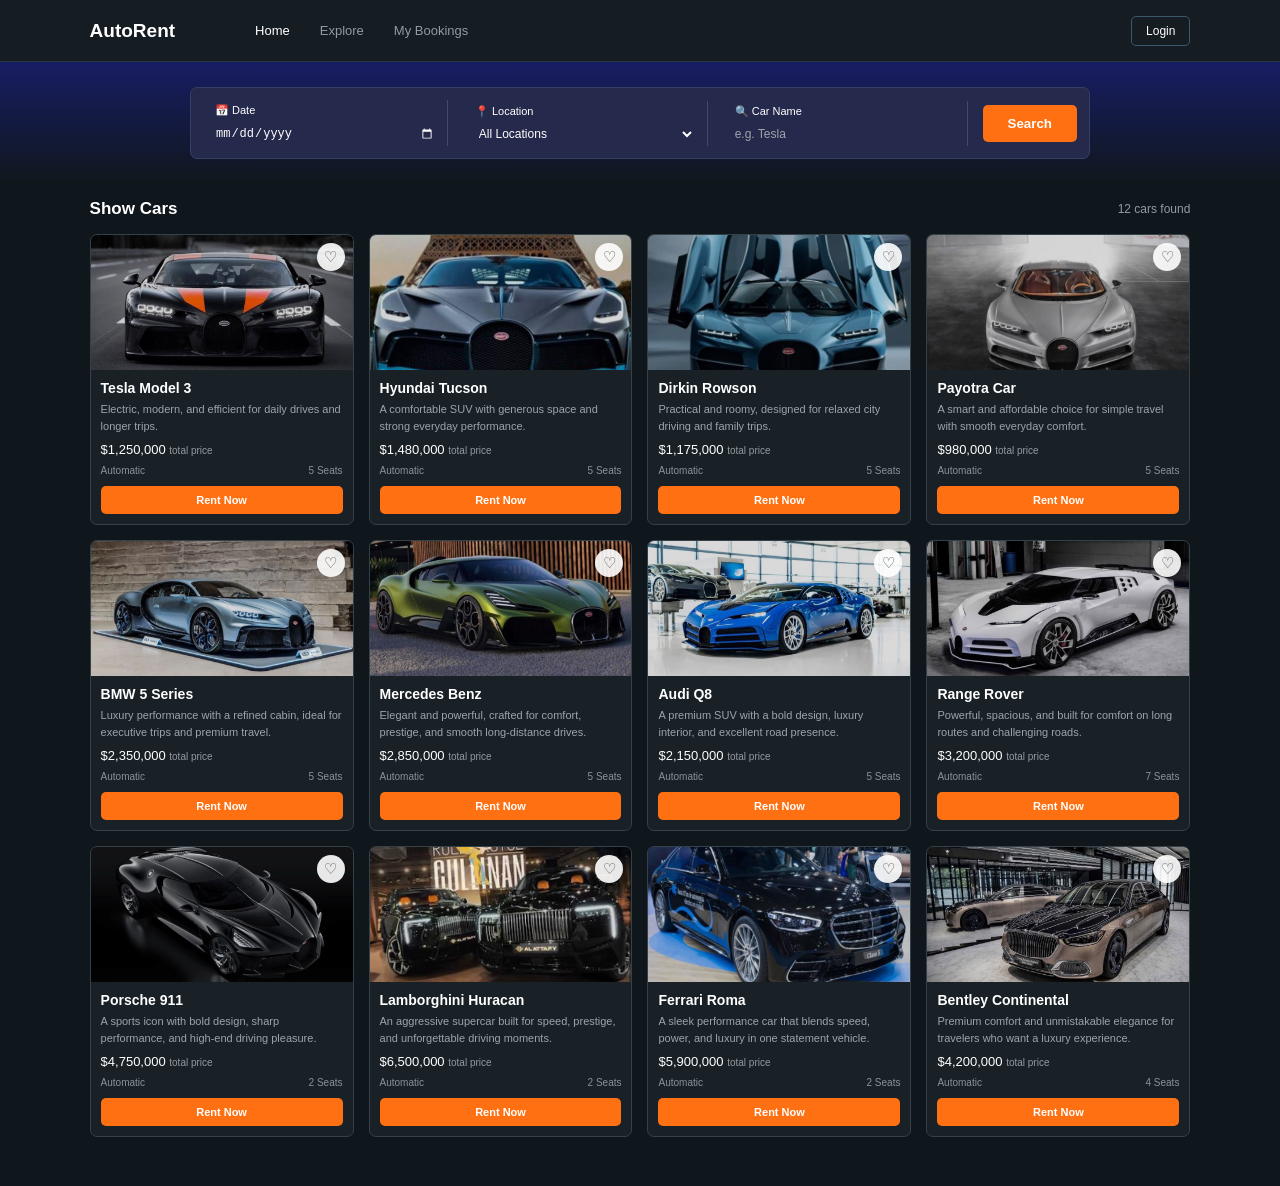
<file: public/frontend/index.html>
<!DOCTYPE html>
<html lang="en">

<head>
    <meta charset="UTF-8">
    <meta name="viewport" content="width=device-width, initial-scale=1.0">
    <title>AutoRent</title>
    <link rel="stylesheet" href="style.css">
</head>

<body>

    <header class="navbar">
        <div class="logo">AutoRent</div>

        <button class="menu-btn" id="menuBtn" aria-label="Menu">☰</button>

        <nav class="nav-links" id="navLinks">
            <a href="#" class="active">Home</a>
            <a href="#cars">Explore</a>
            <a href="#" id="myBookingsLink">My Bookings</a>
        </nav>

        <div class="user-area">
            <span class="user-name" id="userName" hidden></span>
            <button class="login-btn" id="loginBtn">Login</button>
        </div>
    </header>


    <section class="hero">
        <form class="search-box" id="searchForm">
            <div class="search-field">
                <label for="dateInput">📅 Date</label>
                <input type="date" id="dateInput" name="date">
            </div>

            <div class="search-field">
                <label for="locationInput">📍 Location</label>
                <select id="locationInput" name="location">
                    <option value="">All Locations</option>
                    <option value="Damietta">Damietta</option>
                    <option value="Cairo">Cairo</option>
                    <option value="Alexandria">Alexandria</option>
                </select>
            </div>

            <div class="search-field">
                <label for="searchInput">🔍 Car Name</label>
                <input type="text" id="searchInput" name="q" placeholder="e.g. Tesla">
            </div>

            <button type="submit" class="search-btn">Search</button>
        </form>
    </section>


    <main class="cars-section" id="cars">
        <div class="section-head">
            <h2>Show Cars</h2>
            <span id="resultsCount"></span>
        </div>

        <div class="cars-grid" id="carsGrid">

            <div class="car-card" data-id="1" data-name="Tesla Model 3" data-price="1250000" data-seats="5"
                data-location="Damietta">
                <div class="car-image">
                    <img src="photos/imge1.jpeg" alt="Tesla Model 3">
                    <button class="heart" aria-label="Add to favorites">♡</button>
                </div>
                <div class="car-info">
                    <h3>Tesla Model 3</h3>
                    <p class="car-description">Electric, modern, and efficient for daily drives and longer trips.</p>
                    <p class="price">$1,250,000 <small>total price</small></p>
                    <div class="details"><span>Automatic</span><span>5 Seats</span></div>
                    <button class="rent-btn">Rent Now</button>
                </div>
            </div>

            <div class="car-card" data-id="2" data-name="Hyundai Tucson" data-price="1480000" data-seats="5"
                data-location="Cairo">
                <div class="car-image">
                    <img src="photos/imge2.jpeg" alt="Hyundai Tucson">
                    <button class="heart" aria-label="Add to favorites">♡</button>
                </div>
                <div class="car-info">
                    <h3>Hyundai Tucson</h3>
                    <p class="car-description">A comfortable SUV with generous space and strong everyday performance.</p>
                    <p class="price">$1,480,000 <small>total price</small></p>
                    <div class="details"><span>Automatic</span><span>5 Seats</span></div>
                    <button class="rent-btn">Rent Now</button>
                </div>
            </div>

            <div class="car-card" data-id="3" data-name="Dirkin Rowson" data-price="1175000" data-seats="5"
                data-location="Damietta">
                <div class="car-image">
                    <img src="photos/imge3.jpeg" alt="Dirkin Rowson">
                    <button class="heart" aria-label="Add to favorites">♡</button>
                </div>
                <div class="car-info">
                    <h3>Dirkin Rowson</h3>
                    <p class="car-description">Practical and roomy, designed for relaxed city driving and family trips.</p>
                    <p class="price">$1,175,000 <small>total price</small></p>
                    <div class="details"><span>Automatic</span><span>5 Seats</span></div>
                    <button class="rent-btn">Rent Now</button>
                </div>
            </div>

            <div class="car-card" data-id="4" data-name="Payotra Car" data-price="980000" data-seats="5"
                data-location="Alexandria">
                <div class="car-image">
                    <img src="photos/imge4.jpeg" alt="Payotra Car">
                    <button class="heart" aria-label="Add to favorites">♡</button>
                </div>
                <div class="car-info">
                    <h3>Payotra Car</h3>
                    <p class="car-description">A smart and affordable choice for simple travel with smooth everyday comfort.</p>
                    <p class="price">$980,000 <small>total price</small></p>
                    <div class="details"><span>Automatic</span><span>5 Seats</span></div>
                    <button class="rent-btn">Rent Now</button>
                </div>
            </div>

            <div class="car-card" data-id="5" data-name="BMW 5 Series" data-price="2350000" data-seats="5"
                data-location="Cairo">
                <div class="car-image">
                    <img src="photos/imge5.jpeg" alt="BMW 5 Series">
                    <button class="heart" aria-label="Add to favorites">♡</button>
                </div>
                <div class="car-info">
                    <h3>BMW 5 Series</h3>
                    <p class="car-description">Luxury performance with a refined cabin, ideal for executive trips and premium travel.</p>
                    <p class="price">$2,350,000 <small>total price</small></p>
                    <div class="details"><span>Automatic</span><span>5 Seats</span></div>
                    <button class="rent-btn">Rent Now</button>
                </div>
            </div>

            <div class="car-card" data-id="6" data-name="Mercedes Benz" data-price="2850000" data-seats="5"
                data-location="Damietta">
                <div class="car-image">
                    <img src="photos/imge6.jpeg" alt="Mercedes Benz">
                    <button class="heart" aria-label="Add to favorites">♡</button>
                </div>
                <div class="car-info">
                    <h3>Mercedes Benz</h3>
                    <p class="car-description">Elegant and powerful, crafted for comfort, prestige, and smooth long-distance drives.</p>
                    <p class="price">$2,850,000 <small>total price</small></p>
                    <div class="details"><span>Automatic</span><span>5 Seats</span></div>
                    <button class="rent-btn">Rent Now</button>
                </div>
            </div>

            <div class="car-card" data-id="7" data-name="Audi Q8" data-price="2150000" data-seats="5"
                data-location="Alexandria">
                <div class="car-image">
                    <img src="photos/imge7.jpeg" alt="Audi Q8">
                    <button class="heart" aria-label="Add to favorites">♡</button>
                </div>
                <div class="car-info">
                    <h3>Audi Q8</h3>
                    <p class="car-description">A premium SUV with a bold design, luxury interior, and excellent road presence.</p>
                    <p class="price">$2,150,000 <small>total price</small></p>
                    <div class="details"><span>Automatic</span><span>5 Seats</span></div>
                    <button class="rent-btn">Rent Now</button>
                </div>
            </div>

            <div class="car-card" data-id="8" data-name="Range Rover" data-price="3200000" data-seats="7"
                data-location="Cairo">
                <div class="car-image">
                    <img src="photos/imge8.jpeg" alt="Range Rover">
                    <button class="heart" aria-label="Add to favorites">♡</button>
                </div>
                <div class="car-info">
                    <h3>Range Rover</h3>
                    <p class="car-description">Powerful, spacious, and built for comfort on long routes and challenging roads.</p>
                    <p class="price">$3,200,000 <small>total price</small></p>
                    <div class="details"><span>Automatic</span><span>7 Seats</span></div>
                    <button class="rent-btn">Rent Now</button>
                </div>
            </div>

            <div class="car-card" data-id="9" data-name="Porsche 911" data-price="4750000" data-seats="2"
                data-location="Damietta">
                <div class="car-image">
                    <img src="photos/imge9.jpeg" alt="Porsche 911">
                    <button class="heart" aria-label="Add to favorites">♡</button>
                </div>
                <div class="car-info">
                    <h3>Porsche 911</h3>
                    <p class="car-description">A sports icon with bold design, sharp performance, and high-end driving pleasure.</p>
                    <p class="price">$4,750,000 <small>total price</small></p>
                    <div class="details"><span>Automatic</span><span>2 Seats</span></div>
                    <button class="rent-btn">Rent Now</button>
                </div>
            </div>

            <div class="car-card" data-id="10" data-name="Lamborghini Huracan" data-price="6500000" data-seats="2"
                data-location="Cairo">
                <div class="car-image">
                    <img src="photos/imge10.jpeg" alt="Lamborghini Huracan">
                    <button class="heart" aria-label="Add to favorites">♡</button>
                </div>
                <div class="car-info">
                    <h3>Lamborghini Huracan</h3>
                    <p class="car-description">An aggressive supercar built for speed, prestige, and unforgettable driving moments.</p>
                    <p class="price">$6,500,000 <small>total price</small></p>
                    <div class="details"><span>Automatic</span><span>2 Seats</span></div>
                    <button class="rent-btn">Rent Now</button>
                </div>
            </div>

            <div class="car-card" data-id="11" data-name="Ferrari Roma" data-price="5900000" data-seats="2"
                data-location="Alexandria">
                <div class="car-image">
                    <img src="photos/imge11.jpeg" alt="Ferrari Roma">
                    <button class="heart" aria-label="Add to favorites">♡</button>
                </div>
                <div class="car-info">
                    <h3>Ferrari Roma</h3>
                    <p class="car-description">A sleek performance car that blends speed, power, and luxury in one statement vehicle.</p>
                    <p class="price">$5,900,000 <small>total price</small></p>
                    <div class="details"><span>Automatic</span><span>2 Seats</span></div>
                    <button class="rent-btn">Rent Now</button>
                </div>
            </div>

            <div class="car-card" data-id="12" data-name="Bentley Continental" data-price="4200000" data-seats="4"
                data-location="Damietta">
                <div class="car-image">
                    <img src="photos/imge12.jpeg" alt="Bentley Continental">
                    <button class="heart" aria-label="Add to favorites">♡</button>
                </div>
                <div class="car-info">
                    <h3>Bentley Continental</h3>
                    <p class="car-description">Premium comfort and unmistakable elegance for travelers who want a luxury experience.</p>
                    <p class="price">$4,200,000 <small>total price</small></p>
                    <div class="details"><span>Automatic</span><span>4 Seats</span></div>
                    <button class="rent-btn">Rent Now</button>
                </div>
            </div>

        </div>

        <p class="no-results" id="noResults" hidden>No cars match your search 😕</p>
    </main>


    <!-- ===== Login Modal ===== -->
    <div class="modal" id="loginModal">
        <div class="modal-content">
            <button class="close-modal" data-close="loginModal">&times;</button>
            <h3>Login to AutoRent</h3>
            <p class="modal-sub">Enter your details to continue</p>

            <form id="loginForm">
                <label>Full Name
                    <input type="text" id="loginName" required minlength="3" placeholder="Ahmed Mohamed">
                </label>
                <label>Phone
                    <input type="tel" id="loginPhone" required pattern="01[0-9]{9}" placeholder="01xxxxxxxxx">
                </label>
                <label>Email
                    <input type="email" id="loginEmail" required placeholder="you@example.com">
                </label>
                <button type="submit" class="rent-btn">Login</button>
            </form>
        </div>
    </div>
    <div class="modal" id="rentModal">
        <div class="modal-content">
            <button class="close-modal" data-close="rentModal">&times;</button>
            <h3 id="modalCarName">Car</h3>
            <p class="modal-price" id="modalCarPrice"></p>

            <form id="rentForm">
                <label>Full Name
                    <input type="text" id="renterName" required>
                </label>
                <label>Phone
                    <input type="tel" id="renterPhone" required pattern="01[0-9]{9}" placeholder="01xxxxxxxxx">
                </label>
                <div class="form-row">
                    <label>Pickup Date
                        <input type="date" id="rentDate" required>
                    </label>
                    <label>Pickup Time
                        <input type="time" id="rentTime" required>
                    </label>
                </div>
                <div class="form-row">
                    <label>Return Date
                        <input type="date" id="returnDate" required>
                    </label>
                    <label>Return Time
                        <input type="time" id="returnTime" required>
                    </label>
                </div>

                <button type="submit" class="rent-btn">Confirm Booking</button>
            </form>
        </div>
    </div>
    <div class="toast" id="toast"></div>

    <script src="script.js"></script>
</body>

</html>
</file>
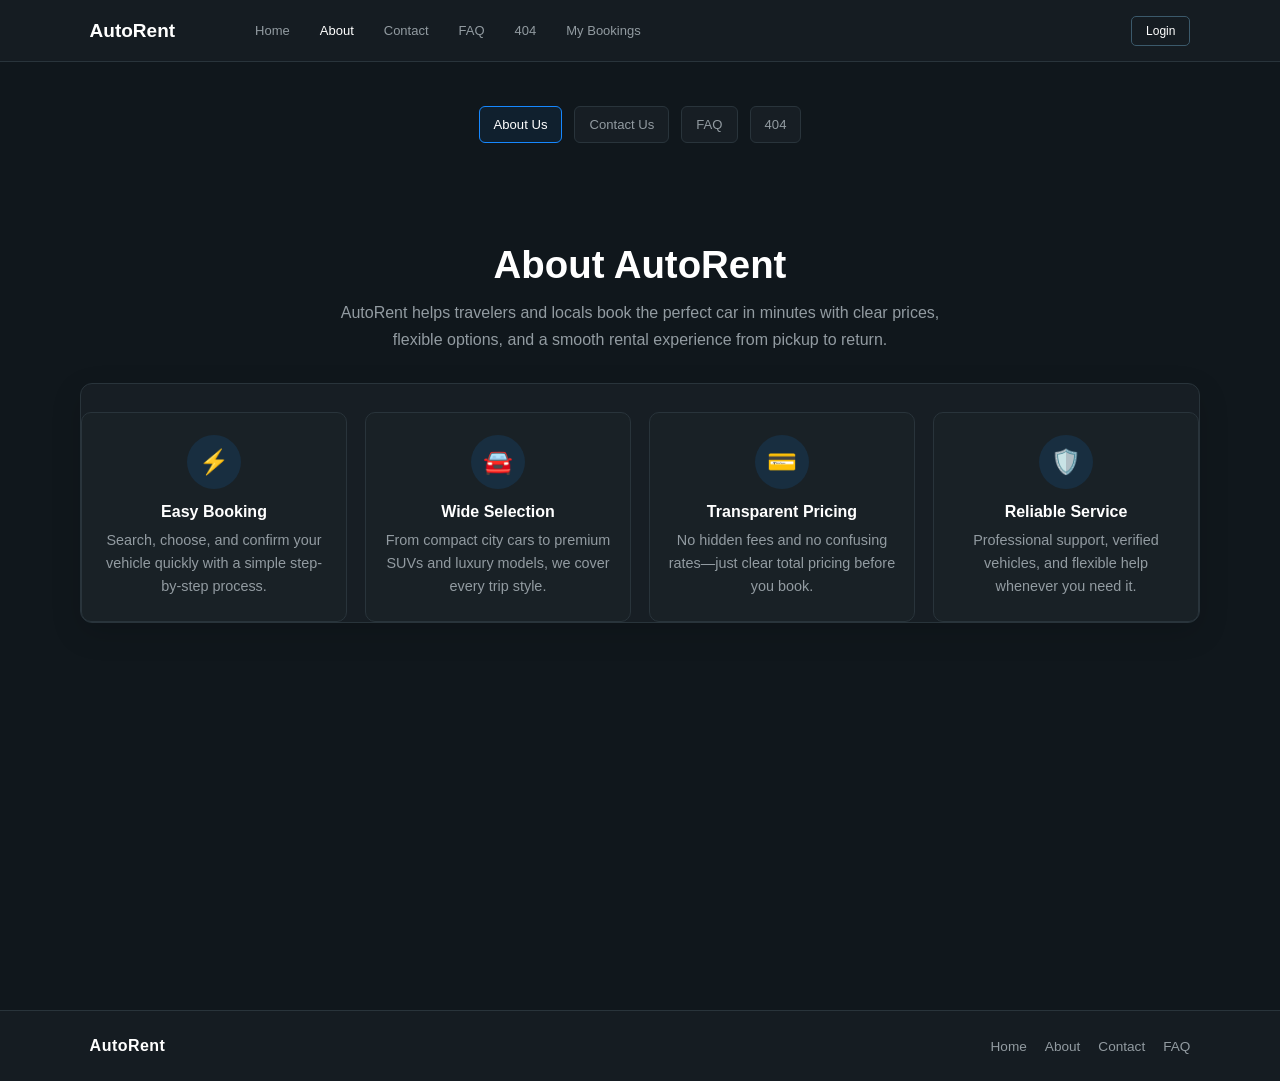
<file: public/frontend/pages.html>
<!DOCTYPE html>
<html lang="en">

<head>
    <meta charset="UTF-8">
    <meta name="viewport" content="width=device-width, initial-scale=1.0">
    <title>AutoRent | Pages</title>
    <link rel="stylesheet" href="style.css">
</head>

<body>
    <header class="navbar">
        <div class="logo">AutoRent</div>

        <button class="menu-btn" id="menuBtn" aria-label="Menu">☰</button>

        <nav class="nav-links" id="navLinks">
            <a href="index.html">Home</a>
            <a href="#about" class="active">About</a>
            <a href="#contact">Contact</a>
            <a href="#faq">FAQ</a>
            <a href="#not-found">404</a>
            <a href="#" id="myBookingsLink">My Bookings</a>
        </nav>

        <div class="user-area">
            <span class="user-name" id="userName" hidden></span>
            <button class="login-btn" id="loginBtn">Login</button>
        </div>
    </header>

    <div class="page-shell">
        <nav class="page-nav" aria-label="Page navigation">
            <a href="#about" class="active">About Us</a>
            <a href="#contact">Contact Us</a>
            <a href="#faq">FAQ</a>
            <a href="#not-found">404</a>
        </nav>

        <!-- Future Blade View: resources/views/about.blade.php -->
        <section class="page-section active" id="about">
            <div class="page-hero">
                <h1>About AutoRent</h1>
                <p>AutoRent helps travelers and locals book the perfect car in minutes with clear prices, flexible options, and a smooth rental experience from pickup to return.</p>
            </div>

            <div class="page-card">
                <div class="features-grid">
                    <article class="feature-card">
                        <div class="feature-icon">⚡</div>
                        <h3>Easy Booking</h3>
                        <p>Search, choose, and confirm your vehicle quickly with a simple step-by-step process.</p>
                    </article>

                    <article class="feature-card">
                        <div class="feature-icon">🚘</div>
                        <h3>Wide Selection</h3>
                        <p>From compact city cars to premium SUVs and luxury models, we cover every trip style.</p>
                    </article>

                    <article class="feature-card">
                        <div class="feature-icon">💳</div>
                        <h3>Transparent Pricing</h3>
                        <p>No hidden fees and no confusing rates—just clear total pricing before you book.</p>
                    </article>

                    <article class="feature-card">
                        <div class="feature-icon">🛡️</div>
                        <h3>Reliable Service</h3>
                        <p>Professional support, verified vehicles, and flexible help whenever you need it.</p>
                    </article>
                </div>
            </div>
        </section>

        <!-- Future Blade View: resources/views/contact.blade.php -->
        <section class="page-section" id="contact">
            <div class="page-hero">
                <h1>Contact Us</h1>
                <p>Need support or want to ask about a booking? Our team is ready to help you with fast and friendly assistance.</p>
            </div>

            <div class="contact-layout">
                <div class="contact-card">
                    <h2>Get in touch</h2>
                    <p>We respond to questions about reservations, pickup details, pricing, and special requests.</p>

                    <ul class="contact-list">
                        <li>
                            <span class="icon">📍</span>
                            <span>123 Nile Street, Downtown, Cairo, Egypt</span>
                        </li>
                        <li>
                            <span class="icon">📞</span>
                            <span>+966 55 123 4567</span>
                        </li>
                        <li>
                            <span class="icon">✉️</span>
                            <span>support@autorent.com</span>
                        </li>
                    </ul>
                </div>

                <div class="contact-card">
                    <h3>Send Message</h3>
                    <form class="contact-form" id="contactForm">
                        <div class="field-row">
                            <label>
                                Name
                                <input type="text" name="name" placeholder="Your name" required>
                            </label>
                            <label>
                                Email
                                <input type="email" name="email" placeholder="you@example.com" required>
                            </label>
                        </div>

                        <label>
                            Subject
                            <input type="text" name="subject" placeholder="How can we help?" required>
                        </label>

                        <label>
                            Message
                            <textarea name="message" placeholder="Write your message here..." required></textarea>
                        </label>

                        <button type="submit" class="submit-btn">Send Message</button>
                    </form>
                </div>
            </div>
        </section>

        <!-- Future Blade View: resources/views/faq.blade.php -->
        <section class="page-section" id="faq">
            <div class="page-hero">
                <h1>Frequently Asked Questions</h1>
                <p>Find quick answers about renting, booking changes, documents, pricing, and cancellation policies.</p>
            </div>

            <div class="faq-wrap">
                <div class="faq-item open">
                    <button class="faq-question" type="button">
                        <span>How do I book a car?</span>
                        <span>＋</span>
                    </button>
                    <div class="faq-answer">
                        <p>Choose your preferred car, set your pickup date and location, then click Rent Now and confirm the booking in the modal form.</p>
                    </div>
                </div>

                <div class="faq-item">
                    <button class="faq-question" type="button">
                        <span>Can I cancel my reservation?</span>
                        <span>＋</span>
                    </button>
                    <div class="faq-answer">
                        <p>Yes. Cancellation is allowed based on the booking terms and timing. Please contact support as soon as possible for assistance.</p>
                    </div>
                </div>

                <div class="faq-item">
                    <button class="faq-question" type="button">
                        <span>What documents are required?</span>
                        <span>＋</span>
                    </button>
                    <div class="faq-answer">
                        <p>Usually a valid national ID or passport, a driver license, and a working phone number or email for confirmation.</p>
                    </div>
                </div>

                <div class="faq-item">
                    <button class="faq-question" type="button">
                        <span>How is the price calculated?</span>
                        <span>＋</span>
                    </button>
                    <div class="faq-answer">
                        <p>Prices are based on the selected vehicle, rental duration, pickup and return schedule, and any optional service or insurance.</p>
                    </div>
                </div>

                <div class="faq-item">
                    <button class="faq-question" type="button">
                        <span>Can I change my booking dates?</span>
                        <span>＋</span>
                    </button>
                    <div class="faq-answer">
                        <p>Yes, date changes may be possible depending on vehicle availability. Contact support to review the new dates and pricing.</p>
                    </div>
                </div>
            </div>
        </section>

        <!-- Future Blade View: resources/views/errors/404.blade.php -->
        <section class="page-section" id="not-found">
            <div class="not-found-box">
                <div class="code">404</div>
                <h2>Page Not Found</h2>
                <p>The page you are trying to access does not exist or has been moved. Please return to the homepage.</p>
                <a href="index.html" class="back-home-btn">Back to Home</a>
            </div>
        </section>
    </div>

    <footer class="site-footer">
        <div class="footer-inner">
            <div class="footer-brand">AutoRent</div>
            <div class="footer-links">
                <a href="index.html">Home</a>
                <a href="#about">About</a>
                <a href="#contact">Contact</a>
                <a href="#faq">FAQ</a>
            </div>
        </div>
    </footer>

    <div class="modal" id="loginModal">
        <div class="modal-content">
            <button class="close-modal" data-close="loginModal">&times;</button>
            <h3>Login to AutoRent</h3>
            <p class="modal-sub">Enter your details to continue</p>

            <form id="loginForm">
                <label>Full Name
                    <input type="text" id="loginName" required minlength="3" placeholder="Ahmed Mohamed">
                </label>
                <label>Phone
                    <input type="tel" id="loginPhone" required pattern="01[0-9]{9}" placeholder="01xxxxxxxxx">
                </label>
                <label>Email
                    <input type="email" id="loginEmail" required placeholder="you@example.com">
                </label>
                <button type="submit" class="rent-btn">Login</button>
            </form>
        </div>
    </div>

    <div class="toast" id="toast"></div>

    <script src="script.js"></script>
</body>

</html>
</file>
<file: public/frontend/style.css>
* {
    margin: 0;
    padding: 0;
    box-sizing: border-box;
}

body {
    font-family: Arial, sans-serif;
    background: #10171c;
    color: white;
    min-height: 100vh;
}

.navbar {
    height: 62px;
    padding: 0 7%;
    background: #151c22;
    border-bottom: 1px solid #29343b;
    display: flex;
    align-items: center;
}

.logo {
    font-size: 19px;
    font-weight: bold;
    margin-right: 80px;
}

nav {
    display: flex;
    gap: 30px;
    height: 100%;
    align-items: center;
}

nav a {
    color: #929ba1;
    text-decoration: none;
    font-size: 13px;
}

nav a:hover,
nav a.active {
    color: white;
}

.user-area {
    margin-left: auto;
    display: flex;
    align-items: center;
    gap: 12px;
}

.user-name {
    font-size: 12px;
    color: #9da5aa;
}

.login-btn {
    background: transparent;
    color: white;
    border: 1px solid #3b596b;
    border-radius: 5px;
    padding: 7px 14px;
    cursor: pointer;
    font-size: 12px;
}

.login-btn:hover {
    background: #1688ff;
    border-color: #1688ff;
}

.hero {
    padding: 25px 7%;
    background: linear-gradient(#171d63, #10171c);
}

.search-box {
    max-width: 900px;
    margin: auto;
    padding: 12px;
    background: #25294c;
    border: 1px solid #383d66;
    border-radius: 7px;
    display: flex;
    align-items: center;
    gap: 15px;
}

.search-field {
    flex: 1;
    padding: 4px 12px;
    border-right: 1px solid #44496b;
}

.search-field label {
    display: block;
    font-size: 11px;
    margin-bottom: 6px;
}

.search-field span {
    color: #9da5aa;
    font-size: 12px;
}

.search-field input,
.search-field select {
    width: 100%;
    background: transparent;
    border: 0;
    outline: 0;
    color: #fff;
    font-size: 12px;
}

.search-field select option {
    background: #25294c;
}

.search-field input::placeholder {
    color: #9da5aa;
}

.search-field input[type="date"]::-webkit-calendar-picker-indicator {
    filter: invert(1);
    cursor: pointer;
}

.search-btn,
.rent-btn {
    border: 0;
    background: #ff7013;
    color: white;
    border-radius: 5px;
    cursor: pointer;
    font-weight: bold;
}

.search-btn {
    padding: 11px 25px;
}

.search-btn:hover,
.rent-btn:hover {
    background: #ff8838;
}

.cars-section {
    width: 86%;
    max-width: 1150px;
    margin: auto;
    padding: 15px 0 50px;
}

.section-head {
    display: flex;
    justify-content: space-between;
    align-items: center;
    margin-bottom: 15px;
}

.cars-section h2 {
    font-size: 17px;
    margin: 0;
}

#resultsCount {
    color: #929ba1;
    font-size: 12px;
}

.no-results {
    text-align: center;
    color: #929ba1;
    padding: 40px 0;
}

.cars-grid {
    display: grid;
    grid-template-columns: repeat(4, 1fr);
    gap: 15px;
}

.car-card {
    background: #192126;
    border: 1px solid #344149;
    border-radius: 7px;
    overflow: hidden;
    transition: 0.2s;
}

.car-card:hover {
    transform: translateY(-3px);
    border-color: #438db7;
}

.car-image {
    position: relative;
    height: 135px;
    background: #222b30;
}

.car-image img {
    width: 100%;
    height: 100%;
    display: block;
    object-fit: cover;
}

.heart {
    position: absolute;
    top: 8px;
    right: 8px;
    width: 28px;
    height: 28px;
    background: rgba(255, 255, 255, .9);
    color: #555;
    border: 0;
    border-radius: 50%;
    display: flex;
    align-items: center;
    justify-content: center;
    cursor: pointer;
    font-size: 15px;
    transition: 0.2s;
}

.heart:hover {
    transform: scale(1.1);
}

.heart.active {
    color: #ff3b3b;
    background: #fff;
}

.car-info {
    padding: 10px;
}

.car-info h3 {
    font-size: 14px;
    margin-bottom: 5px;
}

.car-description {
    font-size: 11px;
    color: #9aa5aa;
    line-height: 1.5;
    margin: 0 0 8px;
}

.price {
    font-size: 13px;
    margin-bottom: 8px;
}

.price small {
    color: #929ba1;
    font-size: 10px;
}

.details {
    display: flex;
    justify-content: space-between;
    color: #89939a;
    font-size: 10px;
    margin-bottom: 10px;
}

.rent-btn {
    width: 100%;
    padding: 8px;
    font-size: 11px;
}

.menu-btn {
    display: none;
    background: none;
    border: 0;
    color: #fff;
    font-size: 22px;
    cursor: pointer;
}

/* Modals */
.modal {
    display: none;
    position: fixed;
    inset: 0;
    background: rgba(0, 0, 0, .75);
    z-index: 1000;
    align-items: center;
    justify-content: center;
    padding: 15px;
}

.modal.show {
    display: flex;
}

.modal-content {
    position: relative;
    background: #192126;
    border: 1px solid #344149;
    border-radius: 10px;
    padding: 25px;
    width: 100%;
    max-width: 420px;
}

.modal-content h3 {
    margin-bottom: 5px;
    font-size: 16px;
}

.modal-sub {
    color: #929ba1;
    font-size: 12px;
    margin-bottom: 15px;
}

.modal-price {
    color: #ff7013;
    font-weight: bold;
    margin-bottom: 15px;
    font-size: 14px;
}

.modal-content label {
    display: block;
    font-size: 12px;
    color: #929ba1;
    margin-bottom: 10px;
}

.modal-content input {
    display: block;
    width: 100%;
    margin-top: 4px;
    padding: 8px;
    border-radius: 5px;
    border: 1px solid #344149;
    background: #10171c;
    color: #fff;
    outline: 0;
}

.modal-content input:focus {
    border-color: #1688ff;
}

/* صف التاريخ والوقت جنب بعض */
.form-row {
    display: flex;
    gap: 10px;
}

.form-row label {
    flex: 1;
}

.modal-content input[type="time"]::-webkit-calendar-picker-indicator {
    filter: invert(1);
    cursor: pointer;
}

.modal-content .rent-btn {
    margin-top: 10px;
    padding: 10px;
    font-size: 13px;
}

.close-modal {
    position: absolute;
    top: 10px;
    right: 14px;
    background: none;
    border: 0;
    color: #929ba1;
    font-size: 24px;
    cursor: pointer;
}

.close-modal:hover {
    color: #fff;
}

/* Toast */
.toast {
    position: fixed;
    bottom: 25px;
    left: 50%;
    transform: translate(-50%, 20px);
    background: #1688ff;
    color: #fff;
    padding: 12px 22px;
    border-radius: 6px;
    font-size: 13px;
    opacity: 0;
    pointer-events: none;
    transition: .3s;
    z-index: 2000;
}

.toast.show {
    opacity: 1;
    transform: translate(-50%, 0);
}

.toast.error {
    background: #e53935;
}

/* Responsive */
@media (max-width: 900px) {
    .navbar {
        padding: 0 4%;
    }

    .logo {
        margin-right: 35px;
    }

    .hero {
        padding-left: 4%;
        padding-right: 4%;
    }

    .cars-section {
        width: 92%;
    }

    .cars-grid {
        grid-template-columns: repeat(2, 1fr);
    }
}

@media (max-width: 600px) {
    .navbar {
        height: auto;
        padding: 14px 5%;
        flex-wrap: wrap;
        gap: 14px;
    }

    .logo {
        margin-right: auto;
    }

    .menu-btn {
        display: block;
    }

    .nav-links {
        display: none;
        order: 3;
        width: 100%;
        flex-direction: column;
        gap: 14px;
        padding-top: 5px;
    }

    .nav-links.show {
        display: flex;
    }

    .search-box {
        flex-direction: column;
        align-items: stretch;
    }

    .search-field {
        border-right: 0;
        border-bottom: 1px solid #44496b;
        padding: 10px;
    }

    .search-btn {
        width: 100%;
    }

    .cars-grid {
        grid-template-columns: 1fr;
    }

    .car-image {
        height: 190px;
    }
}

/* =====================================================
   Pages Layout (About / Contact / FAQ / 404)
   These sections are intentionally separated to allow
   later conversion to Blade views.
   ===================================================== */

.page-shell {
    min-height: 100vh;
    background: #10171c;
}

.page-section {
    display: none;
    width: min(1120px, calc(100% - 32px));
    margin: 0 auto;
    padding: 50px 0 80px;
}

.page-section.active {
    display: block;
}

.page-nav {
    width: min(1120px, calc(100% - 32px));
    margin: 28px auto 0;
    display: flex;
    justify-content: center;
    flex-wrap: wrap;
    gap: 12px;
    padding-top: 16px;
}

.page-nav a {
    color: #929ba1;
    text-decoration: none;
    background: #171e24;
    border: 1px solid #29343b;
    border-radius: 6px;
    padding: 10px 14px;
    font-size: 0.82rem;
    transition: 0.2s ease;
}

.page-nav a:hover,
.page-nav a.active {
    color: #fff;
    border-color: #1688ff;
    background: rgba(22, 136, 255, 0.08);
}

.page-hero {
    padding: 50px 0 30px;
    text-align: center;
}

.page-hero h1 {
    font-size: clamp(2rem, 3vw, 2.8rem);
    font-weight: 700;
    margin-bottom: 12px;
    color: #fff;
}

.page-hero p {
    max-width: 640px;
    margin: 0 auto;
    color: #929ba1;
    line-height: 1.7;
}

.page-card,
.contact-card,
.faq-wrap,
.not-found-box {
    background: #171e24;
    border: 1px solid #29343b;
    border-radius: 12px;
    box-shadow: 0 10px 30px rgba(0, 0, 0, 0.15);
}

.features-grid {
    display: grid;
    grid-template-columns: repeat(4, minmax(0, 1fr));
    gap: 18px;
    margin-top: 28px;
}

.feature-card {
    background: #192126;
    border: 1px solid #29343b;
    border-radius: 10px;
    padding: 22px 18px;
    text-align: center;
    transition: 0.2s ease;
}

.feature-card:hover {
    transform: translateY(-3px);
    border-color: #1688ff;
}

.feature-icon {
    width: 54px;
    height: 54px;
    margin: 0 auto 14px;
    border-radius: 50%;
    background: rgba(22, 136, 255, 0.12);
    color: #1688ff;
    display: flex;
    align-items: center;
    justify-content: center;
    font-size: 24px;
}

.feature-card h3 {
    font-size: 1rem;
    margin-bottom: 8px;
    color: #fff;
}

.feature-card p {
    color: #929ba1;
    line-height: 1.6;
    font-size: 0.9rem;
}

.contact-layout {
    display: grid;
    grid-template-columns: 1.05fr 1.2fr;
    gap: 22px;
    margin-top: 28px;
}

.contact-card {
    padding: 28px 24px;
}

.contact-card h3,
.contact-card h2 {
    margin-bottom: 18px;
    color: #fff;
}

.contact-list {
    list-style: none;
    display: grid;
    gap: 16px;
    margin-top: 18px;
}

.contact-list li {
    display: flex;
    gap: 12px;
    align-items: flex-start;
    color: #c7d0d5;
    line-height: 1.6;
}

.contact-list .icon {
    width: 34px;
    height: 34px;
    border-radius: 50%;
    background: rgba(22, 136, 255, 0.12);
    color: #1688ff;
    display: flex;
    align-items: center;
    justify-content: center;
    font-size: 15px;
    flex-shrink: 0;
}

.contact-form {
    display: grid;
    gap: 14px;
}

.contact-form .field-row {
    display: grid;
    grid-template-columns: 1fr 1fr;
    gap: 14px;
}

.contact-form label {
    display: block;
    color: #c7d0d5;
    font-size: 0.82rem;
}

.contact-form input,
.contact-form textarea {
    width: 100%;
    margin-top: 8px;
    padding: 12px 14px;
    border-radius: 7px;
    border: 1px solid #29343b;
    background: #10171c;
    color: #fff;
    resize: vertical;
    min-height: 46px;
    font-family: Arial, sans-serif;
}

.contact-form input:focus,
.contact-form textarea:focus {
    outline: none;
    border-color: #1688ff;
}

.contact-form textarea {
    min-height: 130px;
}

.submit-btn {
    width: 100%;
    border: 0;
    background: #1688ff;
    color: #fff;
    border-radius: 7px;
    padding: 12px 16px;
    cursor: pointer;
    font-weight: 700;
}

.submit-btn:hover {
    background: #0f74ea;
}

.faq-wrap {
    margin-top: 28px;
    overflow: hidden;
}

.faq-item {
    border-bottom: 1px solid #29343b;
}

.faq-item:last-child {
    border-bottom: 0;
}

.faq-question {
    width: 100%;
    background: transparent;
    border: 0;
    color: #fff;
    display: flex;
    justify-content: space-between;
    align-items: center;
    padding: 20px 22px;
    font-size: 1rem;
    text-align: left;
    cursor: pointer;
}

.faq-question span:last-child {
    font-size: 1.3rem;
    color: #929ba1;
    transition: transform 0.2s ease;
}

.faq-item.open .faq-question span:last-child {
    transform: rotate(45deg);
}

.faq-answer {
    max-height: 0;
    overflow: hidden;
    transition: max-height 0.25s ease;
    color: #a9b2b7;
    line-height: 1.7;
    padding: 0 22px;
}

.faq-item.open .faq-answer {
    padding-bottom: 20px;
}

.not-found-box {
    max-width: 720px;
    margin: 40px auto 0;
    text-align: center;
    padding: 56px 20px;
}

.not-found-box .code {
    font-size: clamp(4rem, 12vw, 7rem);
    color: #1688ff;
    font-weight: 700;
    line-height: 1;
    margin-bottom: 18px;
}

.not-found-box h2 {
    font-size: clamp(1.8rem, 3vw, 2.5rem);
    margin-bottom: 12px;
}

.not-found-box p {
    color: #929ba1;
    margin-bottom: 26px;
    line-height: 1.7;
}

.back-home-btn {
    display: inline-block;
    padding: 12px 20px;
    background: #1688ff;
    color: white;
    border-radius: 7px;
    text-decoration: none;
    font-weight: 700;
}

.back-home-btn:hover {
    background: #0f74ea;
}

.site-footer {
    background: #151c22;
    border-top: 1px solid #29343b;
    padding: 26px 7%;
    margin-top: 20px;
}

.footer-inner {
    display: flex;
    justify-content: space-between;
    align-items: center;
    gap: 20px;
    max-width: 1120px;
    margin: 0 auto;
}

.footer-brand {
    color: #fff;
    font-weight: 700;
    letter-spacing: 0.03em;
}

.footer-links {
    display: flex;
    gap: 18px;
    flex-wrap: wrap;
}

.footer-links a {
    color: #929ba1;
    text-decoration: none;
    font-size: 0.85rem;
}

.footer-links a:hover {
    color: #fff;
}

@media (max-width: 900px) {
    .features-grid {
        grid-template-columns: repeat(2, minmax(0, 1fr));
    }

    .contact-layout {
        grid-template-columns: 1fr;
    }

    .footer-inner {
        flex-direction: column;
        text-align: center;
    }
}

@media (max-width: 600px) {
    .page-section {
        width: min(100% - 22px, 1120px);
        padding-top: 32px;
    }

    .features-grid,
    .contact-form .field-row {
        grid-template-columns: 1fr;
    }

    .feature-card {
        padding: 18px 14px;
    }

    .faq-question {
        padding: 16px 16px;
        font-size: 0.92rem;
    }

    .faq-answer {
        padding-left: 16px;
        padding-right: 16px;
    }
}
</file>
